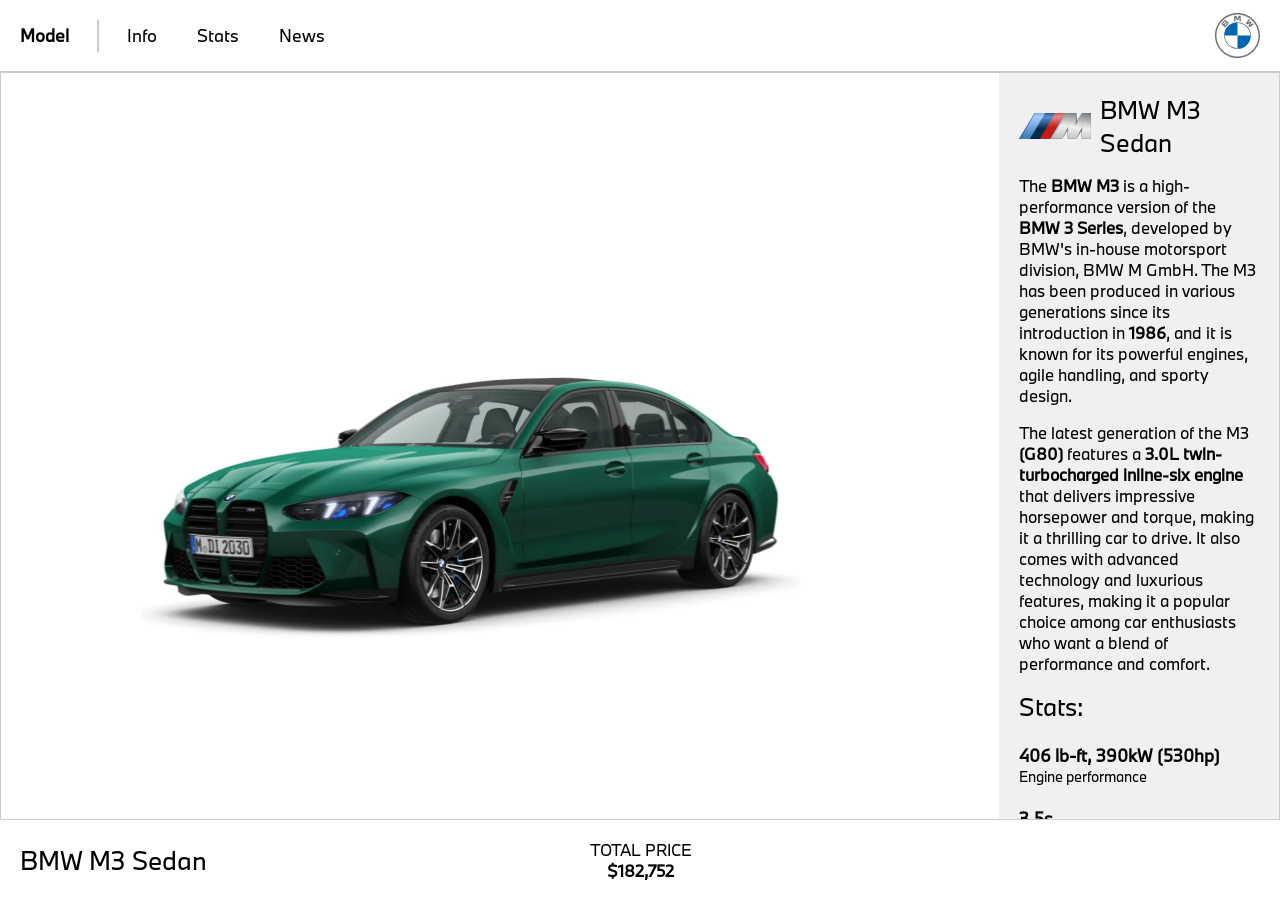
<file: index.html>
<html>
    <head>
        <title>BMW M3 Sedan</title>
        <meta charset="UTF-8">
        <meta name="viewport" content="width=device-width, initial-scale=1.0">
        <link rel="icon" type="image/svg+xml" href="Assets/svg/BMW.svg">
        <link rel="stylesheet" href="Assets/styles/style.css">
    </head>
    
    <body>
        <div class="topnav">
            <a class="model" href="https://configure.bmw.com.au/en_AU/configure/G80"><b>Model</b></a>
            <span class="nav-divider" aria-hidden="true"></span>
            <a class="nav-link" data-target="info-section">Info</a>
            <a class="nav-link" data-target="stats-section">Stats</a>
            <a href="https://www.bmwblog.com/category/models/bmw-m3/">News</a>
            <img class="bmw_logo" src="Assets/svg/BMW.svg" draggable="false">
        </div>

        <div class="split bottom">
            <div class="footer_left">
                <text style="font-size: 25px;">BMW M3 Sedan</text>
            </div>
            <div class="footer_centered">
                <text>TOTAL PRICE</text>
                <br>
                <text><b>$182,752</b></text>
            </div>
        </div>

        <div class="main_split">
            <div class="main_left">
                <img id="m3" src="Assets/png/bmwm3.png" draggable="false">
            </div>
            
            <div class="main_right" id="main-right">
                <div class="heading-row" id="info-section">
                    <img class="heading-logo" src="Assets/svg/BMW_M.svg" alt="BMW M badge" draggable="false">
                    <text class="mainright">BMW M3 Sedan</text>
                </div>
                <p>The <b>BMW M3</b> is a high-performance version of the <b>BMW 3 Series</b>, developed by BMW's in-house motorsport division, BMW M GmbH. The M3 has been produced in various generations since its introduction in <b>1986</b>, and it is known for its powerful engines, agile handling, and sporty design.</p>
                <p>The latest generation of the M3 <b>(G80)</b> features a <b>3.0L twin-turbocharged inline-six engine</b> that delivers impressive horsepower and torque, making it a thrilling car to drive. It also comes with advanced technology and luxurious features, making it a popular choice among car enthusiasts who want a blend of performance and comfort.</p>
                
                <text class="mainright" id="stats-section">Stats:</text><br><br>
                <text class="stathead"><b>406 lb-ft, 390kW (530hp)</b></text><br>
                <text class="statdown">Engine performance</text><br><br>
                <text class="stathead"><b>3.5s</b></text><br>
                <text class="statdown">Acceleration (0-100 kph)</text><br><br>
                <text class="stathead"><b>10.2L/100 km</b></text><br>
                <text class="statdown">Fuel Consumption</text><br><br>
                <text class="stathead"><b>232 g/km</b></text><br>
                <text class="statdown">CO2 emissions</text><br><br>
            </div>
        </div>
        <script src="Assets/scripts/scroll.js"></script>
    </body>
</html>
</file>
<file: Assets/styles/style.css>
@font-face {
    font-family: "BMWTypeNext Pro";
    src: url("../fonts/8503adf008ebf781c6342c58254552e4.eot");
    src: url("../fonts/8503adf008ebf781c6342c58254552e4.eot?#iefix")format("embedded-opentype"),
    url("../fonts/8503adf008ebf781c6342c58254552e4.woff2")format("woff2"),
    url("../fonts/8503adf008ebf781c6342c58254552e4.woff")format("woff"),
    url("../fonts/8503adf008ebf781c6342c58254552e4.ttf")format("truetype"),
    url("../fonts/8503adf008ebf781c6342c58254552e4.svg#BMWTypeNext Pro")format("svg"),
    url("../fonts/BMWTypeNext Pro.ttf")format("truetype");
}
:root {
    --topnav-height: 72px;
    --footer-height: 60px;
}
body {
    font-family: "BMWTypeNext Pro";
    background-color: white;
    color: black;
    margin: 0;
    padding: 0;
    overflow: hidden;
    user-select: none;
    cursor: url("../cursor/bmw.cur"), auto;
}
.split {
    height: var(--footer-height);
    width: 100%;
    position: fixed;
    z-index: 1;
    bottom: 0;
    overflow-x: hidden;
    padding-top: 20px;
    border-top: 1px solid #ccc;
    background-color: white;
}
.footer_centered {
    position: absolute;
    top: 50%;
    left: 50%;
    transform: translate(-50%, -50%);
    text-align: center;
}
.main_split {
    display: flex;
    gap: 0;
    height: calc(100vh - var(--topnav-height) - var(--footer-height));
    border: 1px solid #ccc;
    box-sizing: border-box;
}
.main_left {
    flex: 4;
    padding: 20px;
    background-color: #ffffff;
    justify-content: center;
    align-items: center;
    position: relative;
    display: flex;
    overflow: hidden;
}
.main_right {
    flex: 1;
    padding: 20px;
    background-color: #f0f0f0;
    overflow-y: auto;
    max-height: calc(100vh - var(--topnav-height) - var(--footer-height));
}
.footer_left {
    position: absolute;
    top: 50%;
    left: 20px;
    transform: translateY(-50%);
    text-align: left;
}
.topnav {
    display: flex;
    align-items: center;
    overflow: hidden;
    border-bottom: 1px solid #ccc;
    height: var(--topnav-height);
    box-sizing: border-box;
}
.topnav a {
    color: black;
    text-align: center;
    padding: 24px 20px;
    text-decoration: none;
    font-size: 17px;
}
.nav-divider {
    width: 0px;
    height: 30px;
    border: 1px solid #ccc;
    margin: 0 8px;
    flex-shrink: 0;
}
#m3 {
    max-height: 597px;
    user-select: none;
    max-width: 100%;
    height: auto;
    transform-origin: center center;
    transition: transform 120ms ease-out;
    display: block;
}
.image-hint {
    position: absolute;
    top: 16px;
    left: 50%;
    transform: translateX(-50%);
    background: rgba(0, 0, 0, 0.75);
    color: white;
    padding: 8px 12px;
    border-radius: 6px;
    font-size: 14px;
    pointer-events: none;
    animation: hint-fade 4s ease-out forwards;
    z-index: 2;
}

@keyframes hint-fade {
    0% { opacity: 1; }
    70% { opacity: 1; }
    100% { opacity: 0; }
}
.bmw_logo {
    margin-left: auto;
    margin-right: 20px;
    max-height: 45px;
    user-select: none;
    display: block;
}
.mainright {
    font-size: 24px;
    margin-bottom: 20px;
}
.heading-row {
    display: inline-flex;
    align-items: center;
    gap: 9px;
    vertical-align: middle;
}
.heading-row .mainright {
    margin-bottom: 0;
}
.heading-logo {
    height: 26px;
    width: auto;
    user-select: none;
}
.stathead {
    font-size: 17px;
}
.statdown {
    font-size: 14px;
}
</file>
